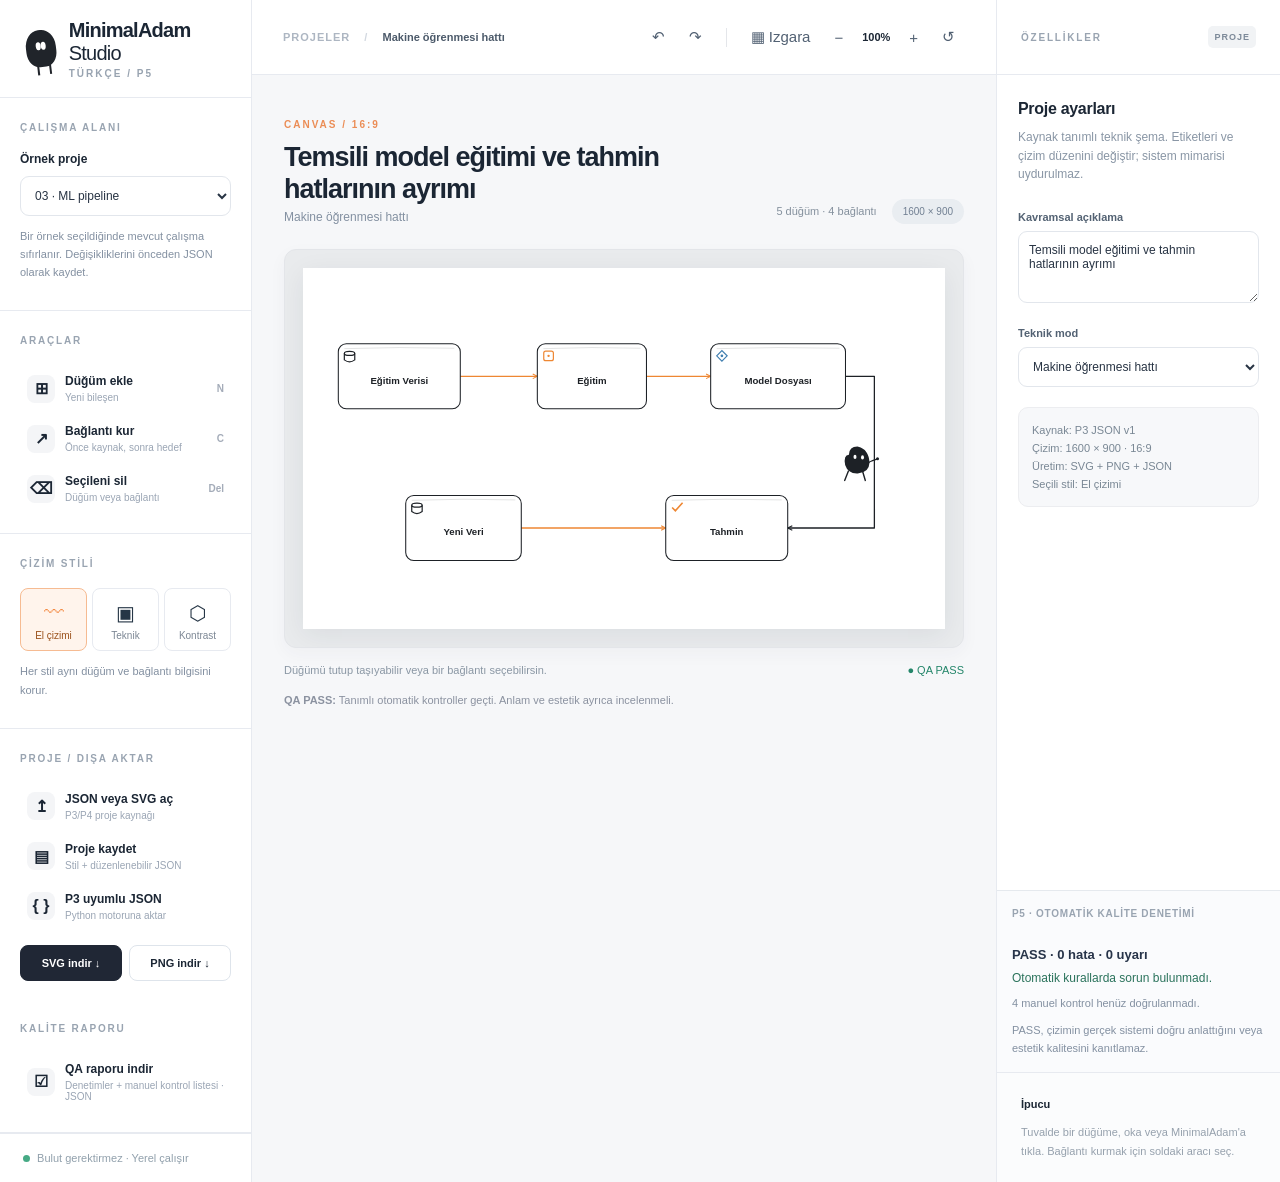
<file: editor/index.html>
<!doctype html>
<html lang="tr">
<head>
<meta charset="utf-8"><meta name="viewport" content="width=device-width,initial-scale=1">
<meta name="color-scheme" content="light"><title>MinimalAdam Studio — Teknik Çizim Editörü</title>
<link rel="stylesheet" href="studio.css">
</head>
<body>
<div class="shell">
  <aside class="sidebar" aria-label="Proje yönetimi">
    <div class="brand"><span class="mark" aria-hidden="true"><span></span></span><div><strong>MinimalAdam<span class="brand-light"> Studio</span></strong><small>TÜRKÇE / P5</small></div></div>
    <div class="side-section"><div class="side-label">ÇALIŞMA ALANI</div>
      <label class="fieldlabel" for="examples">Örnek proje</label><select id="examples">
        <option value="01-yazilim-mimarisi">01 · Yazılım mimarisi</option>
        <option value="02-veri-akisi">02 · Veri akışı</option>
        <option value="03-ml-pipeline" selected>03 · ML pipeline</option>
        <option value="04-muhendislik-sistemi">04 · Mühendislik sistemi</option>
      </select>
      <p class="muted small">Bir örnek seçildiğinde mevcut çalışma sıfırlanır. Değişikliklerini önceden JSON olarak kaydet.</p>
    </div>
    <div class="side-section"><div class="side-label">ARAÇLAR</div>
      <button id="add-node" class="tool-btn"><span class="tool-icon">⊞</span><span>Düğüm ekle<small>Yeni bileşen</small></span><span class="shortcut">N</span></button>
      <button id="connect" class="tool-btn"><span class="tool-icon">↗</span><span>Bağlantı kur<small>Önce kaynak, sonra hedef</small></span><span class="shortcut">C</span></button>
      <button id="delete" class="tool-btn"><span class="tool-icon">⌫</span><span>Seçileni sil<small>Düğüm veya bağlantı</small></span><span class="shortcut">Del</span></button>
    </div>
    <div class="side-section"><div class="side-label">ÇİZİM STİLİ</div>
      <div class="style-choices"><button data-style="sketch" class="style-btn selected"><span class="style-glyph sketch-line">〰</span><span>El çizimi</span></button><button data-style="technical" class="style-btn"><span class="style-glyph">▣</span><span>Teknik</span></button><button data-style="contrast" class="style-btn"><span class="style-glyph">⬡</span><span>Kontrast</span></button></div>
      <p class="muted small">Her stil aynı düğüm ve bağlantı bilgisini korur.</p>
    </div>
    <div class="side-section export-section"><div class="side-label">PROJE / DIŞA AKTAR</div>
      <button class="tool-btn" id="import"><span class="tool-icon">↥</span><span>JSON veya SVG aç<small>P3/P4 proje kaynağı</small></span></button>
      <input id="file" type="file" accept=".json,.svg,application/json,image/svg+xml" hidden>
      <button class="tool-btn" id="save-project"><span class="tool-icon">▤</span><span>Proje kaydet <small>Stil + düzenlenebilir JSON</small></span></button>
      <button class="tool-btn" id="export-p3"><span class="tool-icon">{ }</span><span>P3 uyumlu JSON<small>Python motoruna aktar</small></span></button>
      <div class="export-row"><button id="export-svg" class="primary-btn">SVG indir ↓</button><button id="export-png" class="secondary-btn">PNG indir ↓</button></div>
    </div>
    <div class="side-section"><div class="side-label">KALİTE RAPORU</div><button id="qa-report" class="tool-btn"><span class="tool-icon">☑</span><span>QA raporu indir<small>Denetimler + manuel kontrol listesi · JSON</small></span></button></div><div class="sidebar-bottom"><span class="connection-dot"></span> Bulut gerektirmez · Yerel çalışır</div>
  </aside>

  <main class="main" aria-label="Görsel editör">
    <header class="topbar"><div class="breadcrumbs">PROJELER <span>/</span> <b id="project-label">ML pipeline</b></div><div class="toolbar"><button id="undo" title="Geri al (Ctrl+Z)">↶</button><button id="redo" title="İleri al (Ctrl+Shift+Z)">↷</button><span class="toolbar-divider"></span><button id="grid" title="Kılavuz ızgara">▦ Izgara</button><button id="zoom-out" title="Uzaklaş">−</button><strong id="zoom-label">100%</strong><button id="zoom-in" title="Yakınlaş">+</button><button id="reset-view" title="Görünümü sıfırla">↺</button></div></header>
    <section class="content"><div class="canvas-header"><div><span class="eyebrow">CANVAS / 16:9</span><h1 id="concept-title">Model Eğitimi ve Tahmin</h1><p id="mode-label" class="muted">Makine öğrenmesi iş akışı</p></div><div class="canvas-status"><span id="counter">5 düğüm · 4 bağlantı</span><span class="pill">1600 × 900</span></div></div>
      <div class="canvas-wrap" id="canvas-wrap"><div id="canvas-size"><svg xmlns="http://www.w3.org/2000/svg" id="diagram" width="1600" height="900" viewBox="0 0 1600 900" role="img" aria-label="Düzenlenebilir teknik çizim" tabindex="0"></svg></div></div>
      <div class="canvas-footer"><span id="interaction" aria-live="polite">Düğümü tutup taşıyabilir veya bir bağlantı seçebilirsin.</span><span id="status" class="status-ok">● Hazır</span></div>
    </section>
    <div class="quality" id="quality" role="status" aria-live="polite"></div>
  </main>

  <aside class="inspector" aria-label="Özellikler"><div class="inspector-head"><span class="side-label">ÖZELLİKLER</span><span class="inspector-badge" id="selection-type">PROJE</span></div><div id="properties" class="properties"></div>
  <section id="qa-panel" class="qa-panel" aria-label="P5 kalite denetimi"><div class="side-label">P5 · OTOMATİK KALİTE DENETİMİ</div>
 <strong id="qa-counts" aria-live="polite">Denetleniyor…</strong><div id="qa-findings" class="qa-findings"></div>
 <p id="qa-manual" class="muted small"></p><label id="qa-preflight" class="qa-preflight" hidden><input id="qa-accept" type="checkbox"> Uyarıları inceledim; yine de dışa aktar.</label>
 <p class="muted small">PASS, çizimin gerçek sistemi doğru anlattığını veya estetik kalitesini kanıtlamaz.</p></section>
 <div class="inspector-foot"><strong>İpucu</strong><p>Tuvalde bir düğüme, oka veya MinimalAdam'a tıkla. Bağlantı kurmak için soldaki aracı seç.</p></div></aside>
</div>
<div class="toast" id="toast" role="alert" aria-live="assertive"></div>
<script type="module" src="studio.mjs"></script>
</body>
</html>
</file>
<file: editor/studio.css>
:root{--ink:#1b2634;--muted:#8390a1;--line:#e7eaf0;--orange:#f38b45;--surface:#f7f8fa;--blue:#3f7eaf}*{box-sizing:border-box}body{margin:0;font-family:"Segoe UI",Inter,-apple-system,BlinkMacSystemFont,Arial,sans-serif;background:#f6f7f9;color:var(--ink)}button,select,input,textarea{font:inherit}button{cursor:pointer}button:focus-visible,select:focus-visible,input:focus-visible,textarea:focus-visible{outline:3px solid #f5b888;outline-offset:2px}.shell{display:grid;grid-template-columns:252px minmax(450px,1fr) 284px;min-height:100vh}.sidebar,.inspector{background:#fff;min-height:100vh}.sidebar{border-right:1px solid var(--line);display:flex;flex-direction:column}.brand{height:98px;display:flex;align-items:center;gap:13px;padding:0 26px;border-bottom:1px solid var(--line)}.brand strong{font-size:20px;letter-spacing:-.75px}.brand-light{font-weight:500}.brand small{display:block;color:#98a3b0;font-size:10px;letter-spacing:2px;font-weight:800;margin-top:3px}.mark{width:34px;height:37px;background:#20242a;border-radius:47% 47% 40% 41%;position:relative;transform:rotate(-7deg)}.mark:before,.mark:after{content:"";width:5px;height:8px;background:#fff;border-radius:60%;position:absolute;top:12px}.mark:before{left:10px}.mark:after{right:10px}.mark span{position:absolute;bottom:-8px;left:9px;width:14px;height:13px;border-left:2px solid #20242a;border-right:2px solid #20242a}.side-section{padding:24px 20px 18px;border-bottom:1px solid var(--line)}.side-label{font-size:10px;color:#99a4b1;letter-spacing:1.8px;font-weight:850;display:block;margin-bottom:19px}.fieldlabel{font-size:12px;font-weight:600;display:block;margin-bottom:10px}select,input,textarea{width:100%;border:1px solid #e2e6ec;background:#fff;border-radius:9px;padding:11px 10px;min-width:0;color:#283444}select{font-size:12px}.muted{color:var(--muted)}.small{font-size:11px;line-height:1.65}.tool-btn{display:flex;align-items:center;gap:10px;width:100%;border:0;background:transparent;border-radius:9px;color:var(--ink);padding:9px 7px;text-align:left;font-size:12px;font-weight:700;margin:3px 0}.tool-btn:hover,.tool-btn.active{background:#fff3e9}.tool-btn small{display:block;color:#9aa5b4;font-weight:500;font-size:10px;margin-top:4px}.tool-icon{width:28px;height:28px;border-radius:8px;background:#f4f5f7;display:flex;align-items:center;justify-content:center;font-size:16px;flex:none}.shortcut{margin-left:auto;color:#a4acb9;font-size:10px;font-weight:600}.style-choices{display:flex;gap:5px}.style-btn{min-width:0;flex:1;background:#fff;color:#7c8794;border:1px solid var(--line);padding:12px 3px 9px;border-radius:8px;font-size:10px}.style-btn.selected{color:#9a501a;background:#fff4ec;border-color:#f6bb92}.style-glyph{display:block;font-size:20px;height:29px;color:#263646}.sketch-line{color:var(--orange)}.export-section{border:0}.export-row{display:flex;gap:7px;margin-top:15px}.primary-btn,.secondary-btn{border-radius:8px;font-size:11px;font-weight:800;flex:1;padding:11px 6px}.primary-btn{background:#202735;color:white;border:1px solid #202735}.secondary-btn{background:#fff;border:1px solid #dee4eb;color:var(--ink)}.sidebar-bottom{margin-top:auto;border-top:1px solid var(--line);padding:18px 23px;color:#91a0ac;font-size:11px}.connection-dot{display:inline-block;width:7px;height:7px;border-radius:50%;background:#46aa85;margin-right:4px}.main{min-width:0;display:flex;flex-direction:column}.topbar{height:75px;background:#fff;border-bottom:1px solid var(--line);display:flex;justify-content:space-between;align-items:center;padding:0 31px;gap:10px}.breadcrumbs{font-size:11px;font-weight:700;letter-spacing:1px;color:#adb6c2;white-space:nowrap;overflow:hidden;text-overflow:ellipsis}.breadcrumbs span{padding:0 10px;color:#d2d8e0}.breadcrumbs b{font-size:11px;color:#4c5a6a;letter-spacing:0}.toolbar{display:flex;gap:4px;align-items:center}.toolbar button{border:0;background:transparent;font-size:15px;border-radius:6px;padding:6px 10px;color:#526173}.toolbar button:hover{background:#f0f2f4}.toolbar strong{min-width:38px;text-align:center;font-size:11px;font-weight:650}.toolbar-divider{width:1px;height:19px;background:#e4e6ea;margin:0 10px}.content{padding:39px 32px 0}.canvas-header{display:flex;align-items:flex-end;justify-content:space-between;margin-bottom:25px;gap:10px}.eyebrow{color:#eb8d56;font-size:10px;letter-spacing:2px;font-weight:850}.canvas-header h1{font-size:27px;font-weight:650;letter-spacing:-1px;margin:9px 0 4px;line-height:1.2}.canvas-header p{font-size:12px;margin:0}.canvas-status{display:flex;gap:15px;align-items:center;font-size:11px;color:#84909d;white-space:nowrap}.pill{background:#e9edf1;padding:7px 11px;border-radius:999px;font-size:10px;color:#728093}.canvas-wrap{border:1px solid #e3e5e9;background:#e9ebed;border-radius:12px;padding:18px;overflow:auto;box-shadow:0 6px 18px rgba(41,56,67,.04);min-height:330px;max-height:calc(100vh - 275px)}.canvas-wrap.grid-active{background-color:#e9ebed;background-image:radial-gradient(#bcc6ce 1px,transparent 1px);background-size:16px 16px}#canvas-size{width:100%;margin:auto;min-width:400px;max-width:none}#diagram{width:100%;height:auto;display:block;background:white;box-shadow:0 6px 25px rgba(25,40,55,.07);touch-action:none}#diagram .diagram-node.selected>rect{stroke:#ee8733;stroke-width:5;stroke-dasharray:12 7}#diagram .diagram-edge.selected>path:first-child{stroke-width:7}#diagram #minimaladam.selected{filter:drop-shadow(0 0 8px #f58c43)}#diagram .diagram-node:hover>rect{stroke:#ed8733}.canvas-footer{display:flex;justify-content:space-between;gap:12px;padding-top:16px;font-size:11px;color:#8a97a4}.status-ok{color:#24866a}.status-warn{color:#aa602e}.status-error{color:#b63e43}.quality{padding:15px 32px;color:#8b92a0;font-size:11px;line-height:1.65}.quality .warning{color:#b65c2b}.quality .error{color:#b83243}.inspector{border-left:1px solid var(--line);display:flex;flex-direction:column}.inspector-head{height:75px;border-bottom:1px solid var(--line);display:flex;align-items:center;justify-content:space-between;padding:0 24px}.inspector-head .side-label{margin:0}.inspector-badge{font-size:9px;font-weight:800;letter-spacing:1px;background:#f1f3f5;border-radius:5px;color:#7d8a99;padding:6px}.properties{padding:25px 21px;flex:1}.properties h2{font-size:16px;letter-spacing:-.3px;margin:0 0 10px}.properties .intro{font-size:12px;line-height:1.55;margin:0 0 27px;color:#8996a5}.prop-group{margin:20px 0}.prop-label{font-size:11px;font-weight:700;margin-bottom:8px;display:block;color:#536273}.properties input,.properties select,.properties textarea{font-size:12px}.properties textarea{resize:vertical;min-height:72px}.field-row{display:grid;grid-template-columns:1fr 1fr;gap:10px}.info-box{padding:13px;background:#f7f8fa;border:1px solid #ecedf0;border-radius:10px;font-size:11px;color:#798794;line-height:1.65}.prop-actions{margin-top:20px;display:flex;gap:8px}.prop-actions button{flex:1;border:1px solid #e1e6eb;background:#fff;border-radius:8px;padding:10px;font-size:11px;font-weight:700}.prop-actions button:hover{border-color:#f29c58}.inspector-foot{padding:21px 24px;border-top:1px solid var(--line);background:#fbfcfd}.inspector-foot strong{font-size:11px}.inspector-foot p{color:#96a1ad;font-size:11px;line-height:1.7;margin-bottom:0}.toast{position:fixed;bottom:25px;left:50%;transform:translate(-50%,40px);opacity:0;pointer-events:none;background:#222e3e;color:white;padding:14px 20px;border-radius:9px;box-shadow:0 10px 28px #0002;font-size:12px;transition:.2s;z-index:10;max-width:min(540px,90vw)}.toast.show{transform:translate(-50%,0);opacity:1}@media(max-width:1100px){.shell{grid-template-columns:210px minmax(370px,1fr)}.sidebar{grid-row:1/3}.inspector{grid-column:2;min-height:unset;border-left:0;border-top:1px solid var(--line)}.content{padding:25px}.properties{display:block;padding:20px}}@media(max-width:680px){.shell{display:block}.sidebar,.inspector{min-height:auto}.sidebar .side-section{padding:12px 16px}.sidebar .brand{height:70px}.topbar{padding:0 13px;height:60px}.content{padding:18px 10px 0}.canvas-header h1{font-size:21px}.canvas-status{display:none}.canvas-wrap{padding:8px;min-height:250px}.toolbar button{padding:6px}.quality{padding:12px}}

/* P5 audit pane: scrollable inspector with accessible issue buttons */
.qa-panel{border-top:1px solid #e5e9ee;padding:17px 15px 15px;display:grid;gap:9px;background:#fafbfd;}
.qa-panel .side-label{letter-spacing:.7px;}
.qa-panel strong{font-size:13px;color:#273449;}
.qa-findings{max-height:250px;overflow-y:auto;display:grid;gap:7px;}
.qa-finding{text-align:left;padding:9px;border:1px solid #eedcc9;border-radius:9px;background:#fffaf3;color:#694018;font:inherit;cursor:pointer;}
.qa-finding.error{background:#fff2f1;border-color:#ebadaa;color:#92251c;}
.qa-finding:hover,.qa-finding:focus-visible{outline:2px solid #c98139;outline-offset:1px;}
.qa-finding span{font-size:11px;font-weight:750;display:block;margin-bottom:4px;}
.qa-finding small{font-size:12px;line-height:1.4;display:block;}
.qa-ok{color:#2b735c;font-size:12px;margin:0;}
.qa-preflight{background:#fff1db;border:1px solid #f2d1a2;border-radius:8px;padding:8px;display:flex;gap:8px;font-size:12px;line-height:1.35;align-items:flex-start;cursor:pointer;}
.qa-preflight[hidden]{display:none;}
.qa-preflight input{margin-top:2px;accent-color:#d57c20;}
.qa-panel .muted{margin:0;}
</file>
